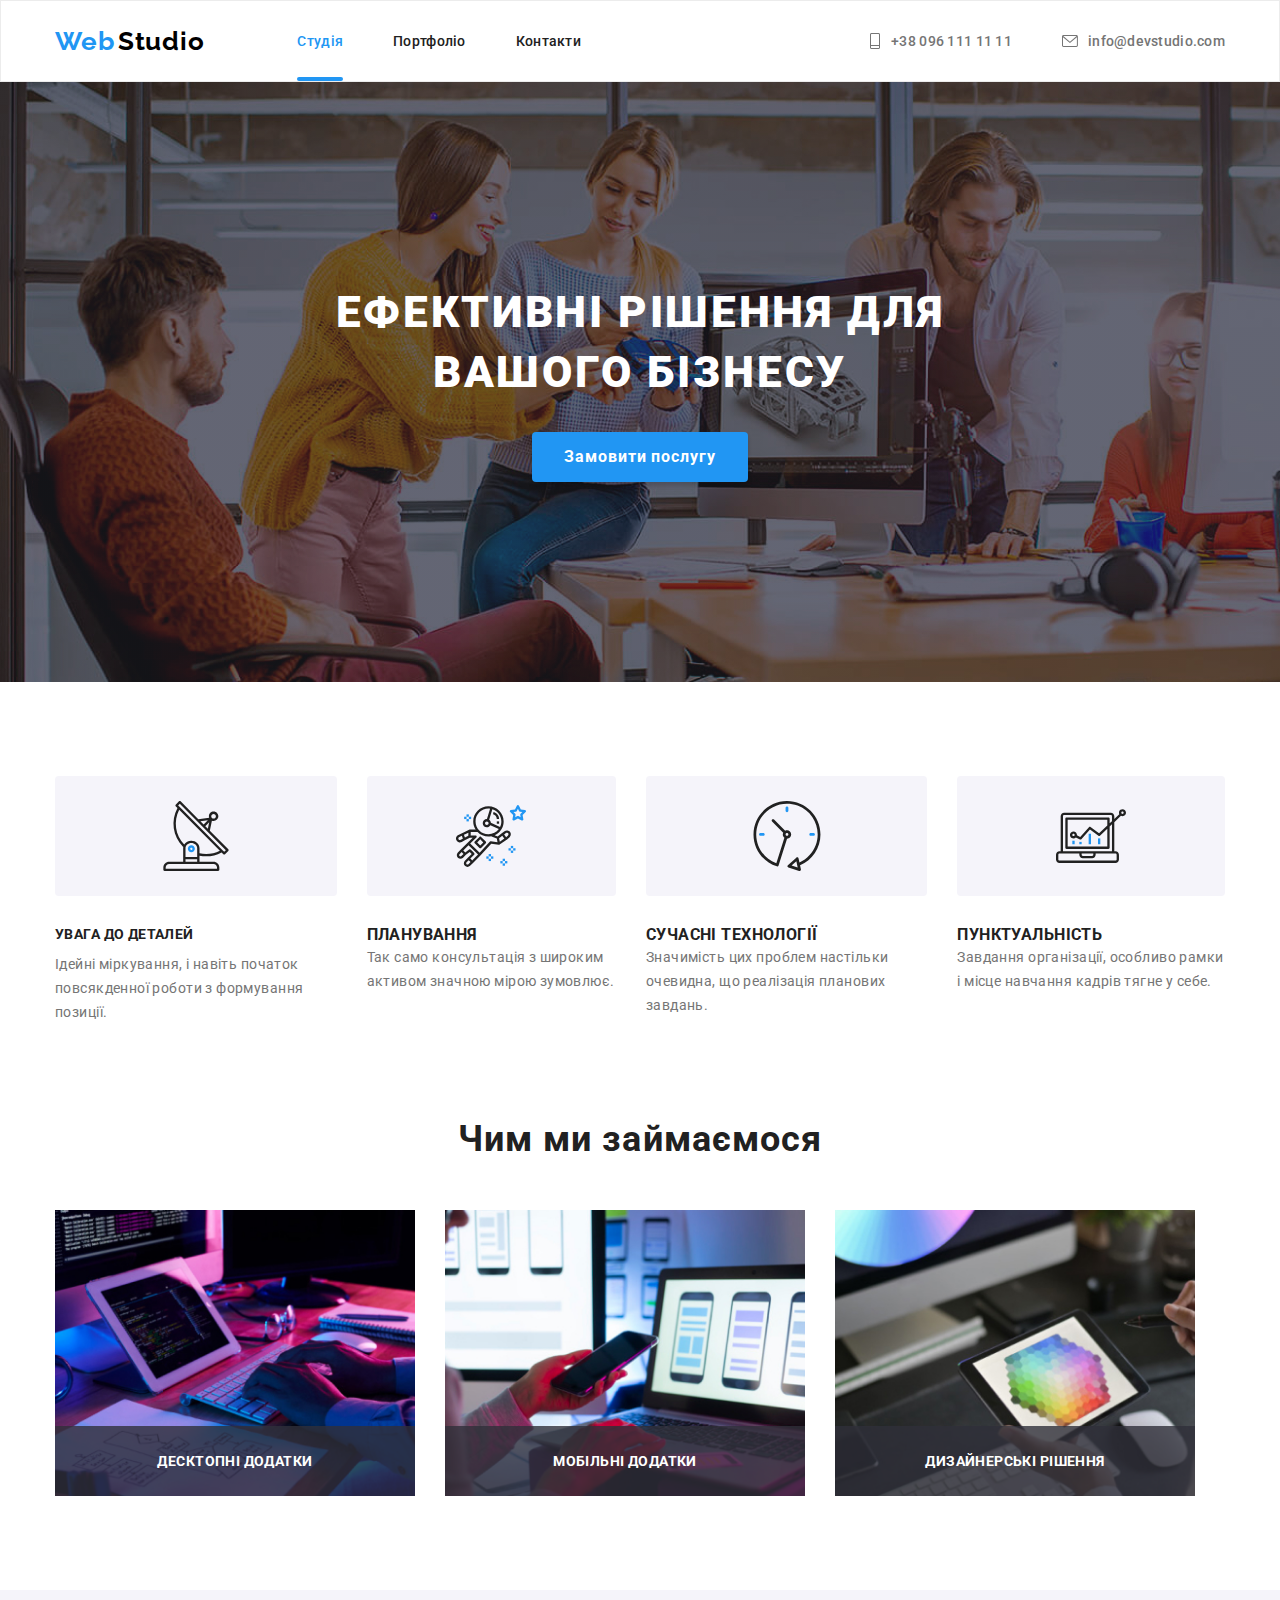
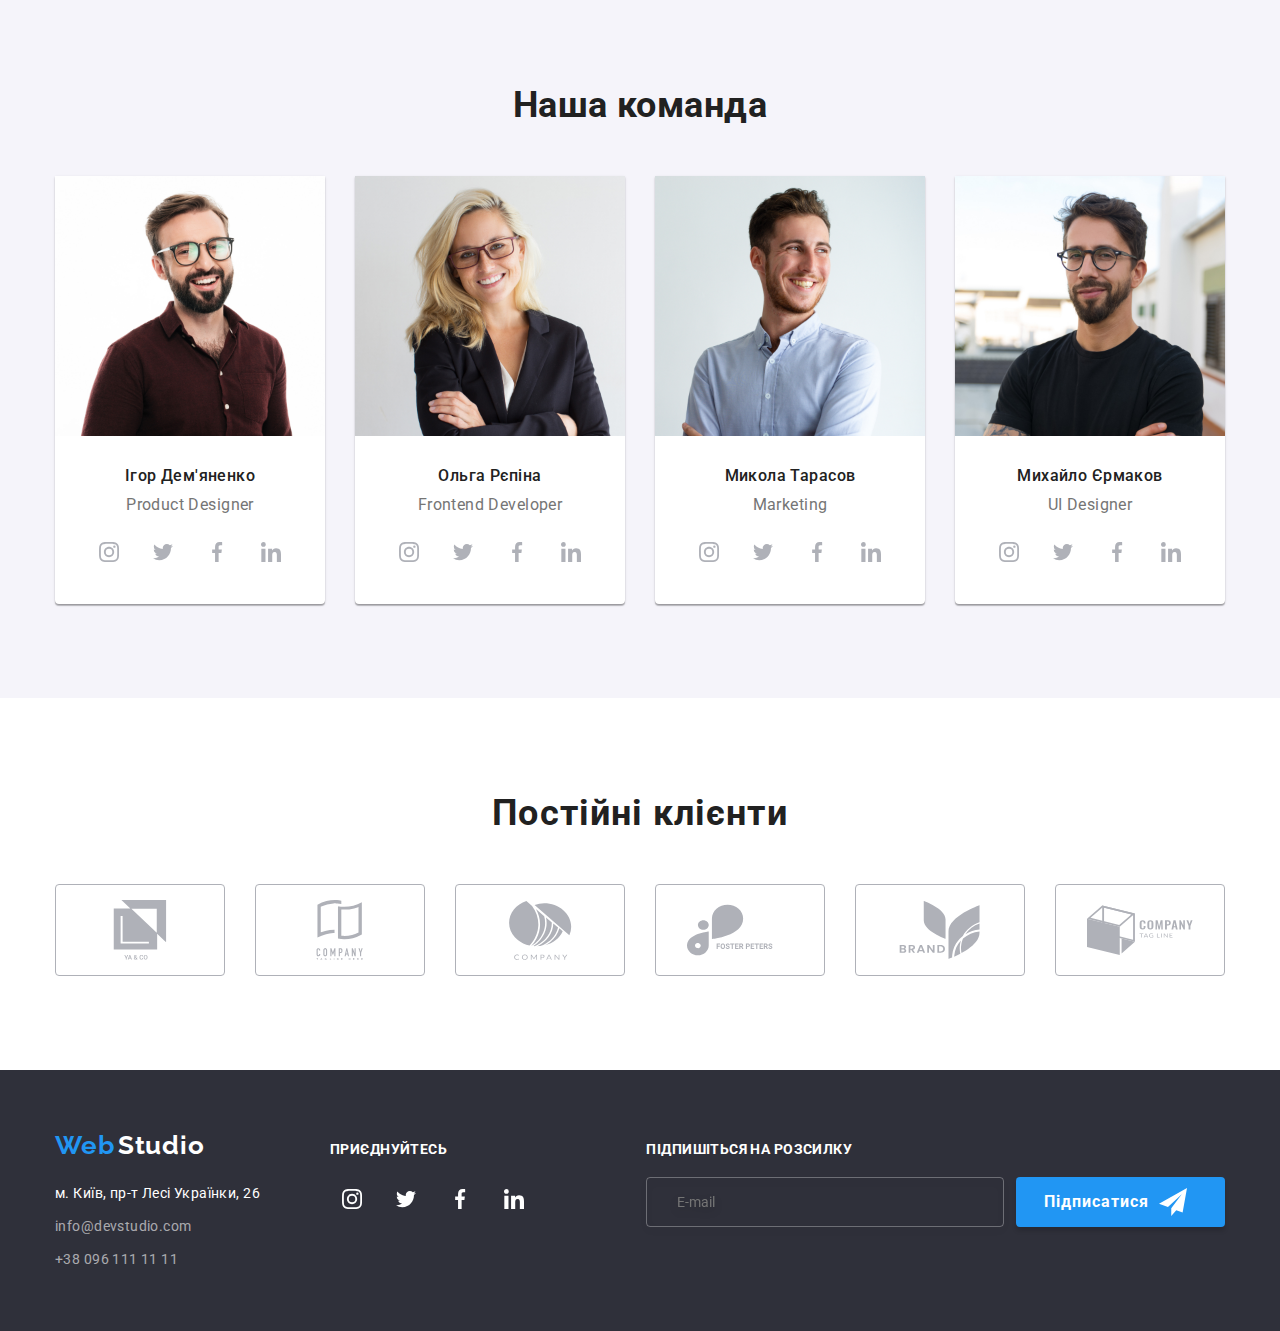
<file: index.html>
<!DOCTYPE html>
<html lang="en">

<head>
  <meta charset="UTF-8" />
  <meta http-equiv="X-UA-Compatible" content="IE=edge" />
  <meta name="viewport" content="width=device-width, initial-scale=1.0" />
  <title>WebStudio</title>
  <link rel="stylesheet" href="https://cdn.jsdelivr.net/npm/modern-normalize@1.1.0/modern-normalize.min.css" />
  <link rel="preconnect" href="https://fonts.googleapis.com" />
  <link rel="preconnect" href="https://fonts.gstatic.com" crossorigin />
  <link
    href="https://fonts.googleapis.com/css2?family=Montserrat:wght@400;700&family=Raleway:wght@700&family=Roboto:wght@400;500;700;900&display=swap"
    rel="stylesheet" />
  <link rel="stylesheet" href="./css/style.css" />
</head>

<body>
  <header>
    <div class="conteiner header-conteiner">
      <nav class="main-nav">
        <a href="/" class="logo link">
          <span class="header-first-part">Web</span>
          <span class="header-last-part">Studio</span>
        </a>
        <ul class="list header-nav">
          <li class="header-nav-item">
            <a href="" class="header-nav-studios link">Студія</a>
          </li>
          <li class="header-nav-item">
            <a href="portfolio.html" class="header-nav-portfolios link">Портфоліо</a>
          </li>
          <li class="header-nav-item"><a href="" class="header-nav-contact link">Контакти</a></li>
        </ul>
      </nav>
      <ul class="list after-nav">
        <li class="header-tel-link link">
          <a class="address-tel" href="tel:+380961111111">
            <svg class="etel">
              <use href="./symbol-defs.svg#icon-Vector"></use>
            </svg>
            +38 096 111 11 11</a>
        </li>
        <li class="header-mail-link link">
          <a class="address-mails" href="mailto:info@devstudio.com">
            <svg class="email">
              <use href="./symbol-defs.svg#icon-envelope"></use>
            </svg>
            info@devstudio.com</a>
        </li>
      </ul>
    </div>
  </header>
  <main>
    <section class="hero">
      <div class="conteiner">
        <h1 class="hero-title">Ефективні рішення для вашого бізнесу</h1>
        <button type="button" data-modal-open class="hero-button">Замовити послугу</button>
      </div>
    </section>
    <section class="abouts">
      <div class="conteiner">
        <h2 class="visually-hidden">Наші переваги</h2>
        <ul class="list about">
          <li class="item">
            <h3 class="about__title list">УВАГА ДО ДЕТАЛЕЙ</h3>
            <p class="about-title-after">
              Ідейні міркування, і навіть початок повсякденної роботи з формування позиції.
            </p>
          </li>
          <li class="item">
            <h3 class="about-title list">ПЛАНУВАННЯ</h3>
            <p class="about-title-after">
              Так само консультація з широким активом значною мірою зумовлює.
            </p>
          </li>
          <li class="item">
            <h3 class="about-title list">СУЧАСНІ ТЕХНОЛОГІЇ</h3>
            <p class="about-title-after">
              Значимість цих проблем настільки очевидна, що реалізація планових завдань.
            </p>
          </li>
          <li class="item">
            <h3 class="about-title list">ПУНКТУАЛЬНІСТЬ</h3>
            <p class="about-title-after">
              Завдання організації, особливо рамки і місце навчання кадрів тягне у себе.
            </p>
          </li>
        </ul>
      </div>
    </section>
    <section class="work">
      <div class="conteiner">
        <h2 class="work-title">Чим ми займаємося</h2>
        <ul class="work list">
          <div class="foto-info">
            <li class="work-item">
              <img src="./img/img1.jpg" alt="galllery1" width="370" height="auto" />
              <p class="overlay-text">Десктопні додатки</p>
            </li>
          </div>
          <div class="foto-info">
            <li class="work-item">
              <img src="./img/img2.jpg" alt="galllery2" width="370" height="auto" />
              <p class="overlay-text">Мобільні додатки</p>
            </li>
          </div>
          <div class="foto-info">
            <li class=work-item>
              <img src="./img/img3.jpg" alt="galllery3" width="370" height="auto" />
              <p class="overlay-text">Дизайнерські рішення</p>
            </li>
          </div>
        </ul>
      </div>
    </section>
    <section class="our-team">
      <h2 class="komand-title">Наша команда</h2>
      <div class="conteiner">
        <ul class="list our-team-conteiner">
          <li class="li-style">
            <img src="./img/img4.jpg" alt="Ігор Дем'яненко" width="270" height="260" />
            <div class="our-conteiner">
              <h3 class="komand-title-after">Ігор Дем'яненко</h3>
              <p class="komand-after">Product Designer</p>
              <ul class="our-icon list">
                <li>
                  <a href="" class="komand-icon">
                    <svg class="social-icon" width="20" heigth="20">
                      <use href="./symbol-defs.svg#icon-instagram-2"></use>
                    </svg>
                  </a>
                </li>
                <li>
                  <a href="" class="komand-icon">
                    <svg class="social-icon" width="20" heigth="20">
                      <use href="./symbol-defs.svg#icon-twitter-1"></use>
                    </svg>
                  </a>
                </li>
                <li>
                  <a href="" class="komand-icon">
                    <svg class="social-icon" width="20" heigth="20">
                      <use href="./symbol-defs.svg#icon-facebook-1"></use>
                    </svg>
                  </a>
                </li>
                <li>
                  <a href="" class="komand-icon">
                    <svg class="social-icon" width="20" heigth="20">
                      <use href="./symbol-defs.svg#icon-linkedin-1"></use>
                    </svg>
                  </a>
                </li>
              </ul>
            </div>
          </li>

          <li class="li-style">
            <img src="./img/img 5.jpg" alt="Ольга Рєпіна" width="270" height="260" />
            <div class="our-conteiner">
              <h3 class="komand-title-after">Ольга Рєпіна</h3>
              <p class="komand-after">Frontend Developer</p>
              <ul class="our-icon list">
                <li>
                  <a href="" class="komand-icon">
                    <svg class="social-icon">
                      <use href="./symbol-defs.svg#icon-instagram-2"></use>
                    </svg>
                  </a>
                </li>
                <li>
                  <a href="" class="komand-icon">
                    <svg class="social-icon">
                      <use href="./symbol-defs.svg#icon-twitter-1"></use>
                    </svg>
                  </a>
                </li>
                <li>
                  <a href="" class="komand-icon">
                    <svg class="social-icon">
                      <use href="./symbol-defs.svg#icon-facebook-1"></use>
                    </svg>
                  </a>
                </li>
                <li>
                  <a href="" class="komand-icon">
                    <svg class="social-icon">
                      <use href="./symbol-defs.svg#icon-linkedin-1"></use>
                    </svg>
                  </a>
                </li>
              </ul>
            </div>
          </li>
          <li class="li-style">
            <img src="./img/img 6.jpg" alt="Микола Тарасов" width="270" height="260" />
            <div class="our-conteiner">
              <h3 class="komand-title-after">Микола Тарасов</h3>
              <p class="komand-after">Marketing</p>
              <ul class="our-icon list">
                <li>
                  <a href="" class="komand-icon">
                    <svg class="social-icon">
                      <use href="./symbol-defs.svg#icon-instagram-2"></use>
                    </svg>
                  </a>
                </li>
                <li>
                  <a href="" class="komand-icon">
                    <svg class="social-icon">
                      <use href="./symbol-defs.svg#icon-twitter-1"></use>
                    </svg>
                  </a>
                </li>
                <li>
                  <a href="" class="komand-icon">
                    <svg class="social-icon">
                      <use href="./symbol-defs.svg#icon-facebook-1"></use>
                    </svg>
                  </a>
                </li>
                <li>
                  <a href="" class="komand-icon">
                    <svg class="social-icon">
                      <use href="./symbol-defs.svg#icon-linkedin-1"></use>
                    </svg>
                  </a>
                </li>
              </ul>
            </div>
          </li>
          <li class="li-style">
            <img src="./img/img7.jpg" alt="Михайло Єрмаков" width="270" height="260" />
            <div class="our-conteiner">
              <h3 class="komand-title-after">Михайло Єрмаков</h3>
              <p class="komand-after">UI Designer</p>
              <ul class="our-icon list">
                <li>
                  <a href="" class="komand-icon">
                    <svg class="social-icon">
                      <use href="./symbol-defs.svg#icon-instagram-2"></use>
                    </svg>
                  </a>
                </li>
                <li>
                  <a href="" class="komand-icon">
                    <svg class="social-icon">
                      <use href="./symbol-defs.svg#icon-twitter-1"></use>
                    </svg>
                  </a>
                </li>
                <li>
                  <a href="" class="komand-icon">
                    <svg class="social-icon">
                      <use href="./symbol-defs.svg#icon-facebook-1"></use>
                    </svg>
                  </a>
                </li>
                <li>
                  <a href="" class="komand-icon">
                    <svg class="social-icon">
                      <use href="./symbol-defs.svg#icon-linkedin-1"></use>
                    </svg>
                  </a>
                </li>
              </ul>
            </div>
          </li>
        </ul>
      </div>
    </section>
    <section class="section">
      <div class="clients conteiner">
        <h2 class="our-client">Постійні клієнти</h2>
        <ul class="cli-list list">
          <li>
            <a href="" class="cli-link">
              <svg class="cli" width="106" height="60">
                <use href="./symbol-defs.svg#icon-group"></use>
              </svg>
            </a>
          </li>
          <li>
            <a href="" class="cli-link">
              <svg class="cli" width="106" height="60">
                <use href="./symbol-defs.svg#icon-group-1"></use>
              </svg>
            </a>
          </li>
          <li>
            <a href="" class="cli-link">
              <svg class="cli" width="106" height="60">
                <use href="./symbol-defs.svg#icon-group-2"></use>
              </svg>
            </a>
          </li>
          <li>
            <a href="" class="cli-link">
              <svg class="cli " width="106" height="60">
                <use href="./symbol-defs.svg#icon-group-3"></use>
              </svg>
            </a>
          </li>
          <li>
            <a href="" class="cli-link">
              <svg class="cli" width="106" height="60">
                <use href="./symbol-defs.svg#icon-group-4"></use>
              </svg>
            </a>
          </li>
          <li>
            <a href="" class="cli-link">
              <svg class="cli" width="106" height="60">
                <use href="./symbol-defs.svg#icon-group-5"></use>
              </svg>
            </a>
          </li>
        </ul>
      </div>
    </section>
  </main>
  <footer class="footer">
    <div class="conteiner">
      <div>
        <a href="./index.html" class="logo link">
          <span class="header-first-part">Web</span>
          <span class="header-last-parts">Studio</span>
        </a>
        <address>
          <ul class="link list">
            <li class="address-item">
              <a class="address" href="https://goo.gl/maps/7ASM1sJS5dJ5GdoQ7" target="_blank"
                rel="noreferrer noopener">м.
                Київ, пр-т Лесі Українки, 26</a>
            </li>
            <li class="address-item">
              <a class="address-mail link" href="mailto:info@devstudio.com">info@devstudio.com</a>
            </li>
            <li class="address-item">
              <a class="address-mail link" href="tel:+380961111111">+38 096 111 11 11</a>
            </li>
          </ul>
        </address>
      </div>
      <div class="contact">
        <p class="footer-text">приєднуйтесь</p>
        <ul class="foter-our-icon list">
          <li>
            <a href="" class="footer-icon">
              <svg class="instag" width="20" heigth="20">
                <use href="./symbol-defs.svg#icon-instagram-2"></use>
              </svg>
            </a>
          </li>
          <li>
            <a href="" class="footer-icon">
              <svg class="twitter1" width="20" heigth="20">
                <use href="./symbol-defs.svg#icon-twitter-1"></use>
              </svg>
            </a>
          </li>
          <li>
            <a href="" class="footer-icon">
              <svg class="faceb" width="20" heigth="20">
                <use href="./symbol-defs.svg#icon-facebook-1"></use>
              </svg>
            </a>
          </li>
          <li>
            <a href="" class="footer-icon">
              <svg class="linked" width="20" heigth="20">
                <use href="./symbol-defs.svg#icon-linkedin-1"></use>
              </svg>
            </a>
          </li>
        </ul>
      </div>
      <div class="social-email">
        <p class="text-social">Підпишіться на розсилку</p>
        <form class="form-social">
          <input class="enter" type="text" name="email" placeholder="E-mail">
          <button class="button-email">Підписатися
            <svg class="button-fly" width="28" height="28">
              <use href="./symbol-defs.svg#icon-icon-send"></use>
            </svg>
          </button>
        </form>
      </div>
    </div>
  </footer>
  <div class="backgrop is-hidden" data-modal>
    <div class="modal">
      <button class="close-btn" type="button" data-modal-close>
        <svg class="close-btn-icon" width="18px" height="18px">
          <use href="./symbol-defs.svg#icon-close"></use>
        </svg>
      </button>
      <p class="modal-text">Залиште свої дані, ми вам передзвонимо</p>
      <form class="modal-social" action="">
        <div class="form-field">

          <label class="form-label" for="name">Ім'я
            <input class="form-fields" type="text" name="name" id="name">
            <svg class="user-name" width="18" height="18">
              <use href="./symbol-defs.svg#user-icon"></use>
            </svg>
          </label>
          <label class="form-tel">Tелефон
            <input type="text" name="tel" id="tel">
            <svg class="user-name" width="18" height="18">
              <use href="symbol-defs.svg#icon-tel"></use>
            </svg>
          </label>


          <label class="form-mail">Пошта
            <input type="text" name="mail" id="mail">
            <svg class="user-name" width="18" height="18">
              <use href="symbol-defs.svg#icon-mail"></use>
            </svg>
          </label>


          <label class="form-coment">Коментар
            <textarea name="coment" id="coment" cols="30" rows="10" placeholder="Введіть текст"></textarea>
          </label>

        </div>

        <label class="check option">Погоджуюся з розсилкою та приймаю
          <a href="" class="label-text"> Умови
            договору
          </a>
          <input class="check-input" type="checkbox">
          <span class="check-box"></span>
        </label>

        <button class="button-submit" type="submit">Відправити</button>
      </form>
    </div>
  </div>
  <script src="./js/modal.js"></script>
</body>

</html>
</file>
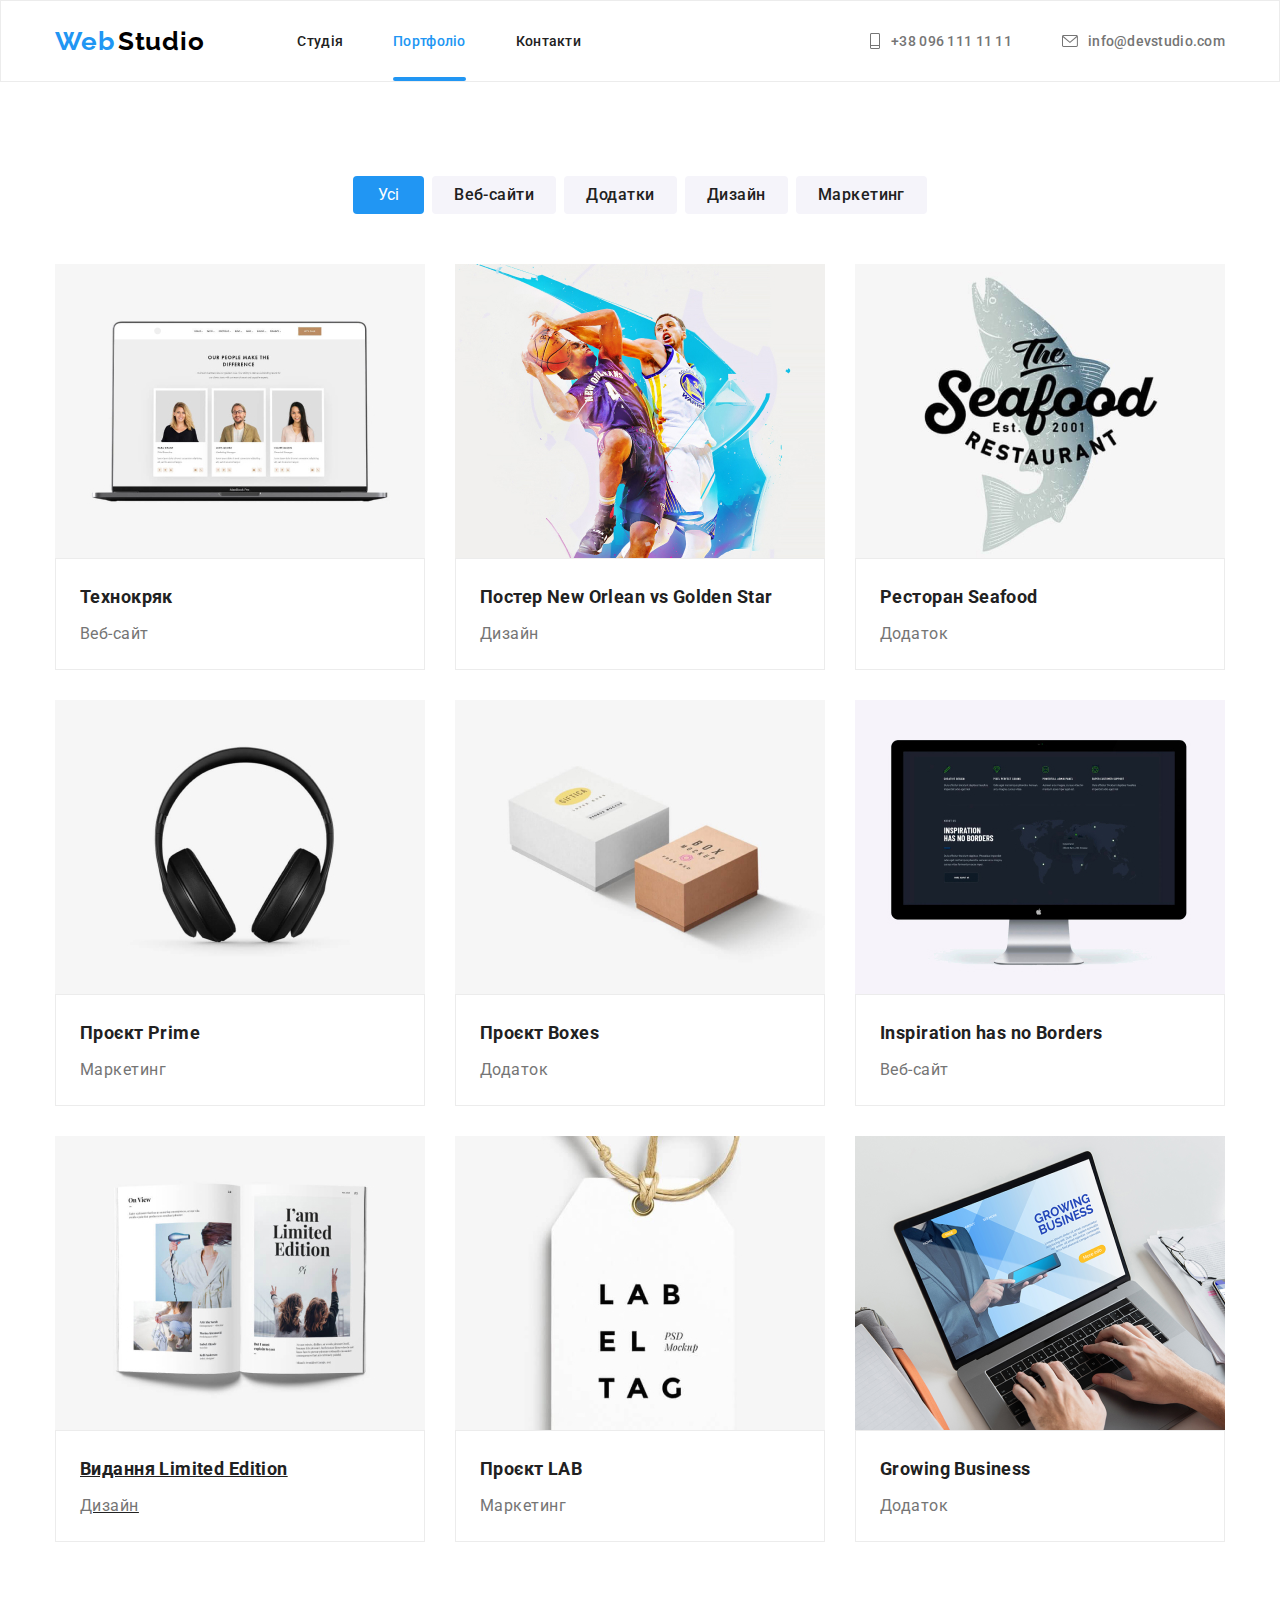
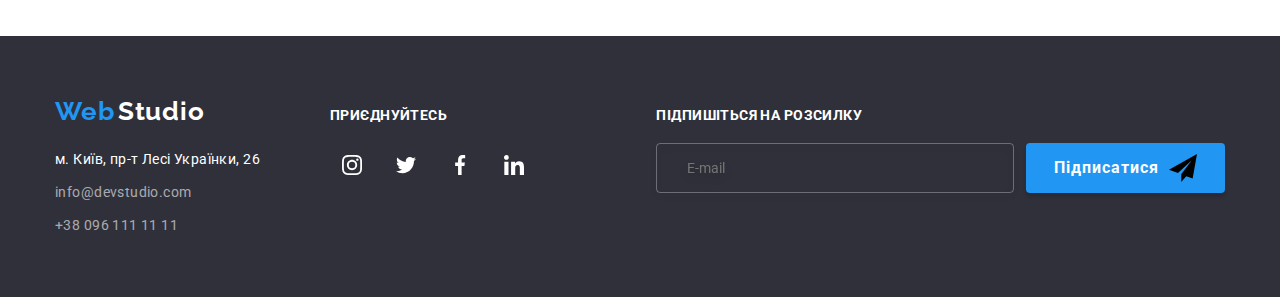
<file: portfolio.html>
<!DOCTYPE html>
<html lang="en">

<head>
    <meta charset="UTF-8">
    <meta http-equiv="X-UA-Compatible" content="IE=edge">
    <meta name="viewport" content="width=device-width, initial-scale=1.0">
    <title>webstudio</title>
    <link rel="stylesheet" href="https://cdn.jsdelivr.net/npm/modern-normalize@1.1.0/modern-normalize.min.css" />
    <link rel="preconnect" href="https://fonts.googleapis.com">
    <link rel="preconnect" href="https://fonts.gstatic.com" crossorigin>
    <link
        href="https://fonts.googleapis.com/css2?family=Montserrat:wght@400;700&family=Raleway:wght@700&family=Roboto:wght@400;500;700;900&display=swap"
        rel="stylesheet">
    <link rel="stylesheet" href="./css/style.css">
</head>

<body>
    <header>
        <div class="conteiner header-conteiner">
            <nav class="main-nav">
                <a href="/" class="logo link">
                    <span class="header-first-part">Web</span>
                    <span class="header-last-part">Studio</span>
                </a>
                <ul class="list header-nav">
                    <li class="header-nav-item"><a href="index.html" class="header-nav-studio link">Студія</a></li>
                    <li class="header-nav-item"><a href="" class="header-nav-portfolio link">Портфоліо</a></li>
                    <li class="header-nav-item"><a href="" class="header-nav-contact link">Контакти</a></li>
                </ul>
            </nav>
            <ul class="list after-nav">
                <li class="header-tel-link link">
                    <a class="address-tel" href="tel:+380961111111">
                        <svg class="etel">
                            <use href="./symbol-defs.svg#icon-Vector"></use>
                        </svg>
                        +38 096 111 11 11</a>
                </li>
                <li class="header-mail-link link">
                    <a class="address-mails" href="mailto:info@devstudio.com">
                        <svg class="email">
                            <use href="./symbol-defs.svg#icon-envelope"></use>
                        </svg>
                        info@devstudio.com</a>
                </li>
        </div>
    </header>
    <main>
        <section>
            <div class="conteiner">
                <h1 class="visually-hidden">texsection</h1>
                <ul class="about-conteiner list">
                    <li class="list"><button type="button" class="main-about-all ">Усі</button></li>
                    <li class="list"><button type="button" class="main-about-line ">Веб-сайти</button></li>
                    <li class="list"><button type="button" class="main-about-line">Додатки</button></li>
                    <li class="list"><button type="button" class="main-about-line">Дизайн</button></li>
                    <li class="list"><button type="button" class="main-about-line">Маркетинг</button></li>
                </ul>
                <ul class="list list-conteiner">
                    <li class="progect-item">
                        <a class="progect-link link" href="">
                            <div class="progect-thumb">
                                <img src="./img/img8.jpg" alt="galery1" width="370">

                                <div class="overlay">
                                    <p class="overlay-texts">Ресурс пропонує комплексні пропозиції з різним рівнем
                                        функціоналу та сервісів. Все це дозволить відвідувачу отримати
                                        вичерпні відомості про компанію чи приватну особу.</p>
                                </div>
                            </div>
                            <div class="item-text">
                                <h2 class="list-one">Технокряк</h2>
                                <p class="list-two">Веб-сайт</p>
                            </div>
                        </a>
                    </li>
                    <li class="progect-item">
                        <a class="progect-link link" href="">
                            <img src="./img/img 9.jpg" alt="galery2" width="370">
                            <div class="item-text">
                                <h2 class="list-one">Постер New Orlean vs Golden Star</h2>
                                <p class="list-two">Дизайн</p>
                            </div>
                        </a>
                    </li>
                    <li class="progect-item">
                        <a class="progect-link link" href="">
                            <img src="./img/img10.jpg" alt="galery3" width="370">
                            <div class="item-text">
                                <h2 class="list-one">Ресторан Seafood</h2>
                                <p class="list-two">Додаток</p>
                            </div>
                        </a>
                    </li>
                    <li class="progect-item">
                        <a class="progect-link link" href="">
                            <img src="./img/img11.jpg" alt="galery4" width="370" width="370">
                            <div class="item-text">
                                <h2 class="list-one">Проєкт Prime</h2>
                                <p class="list-two">Маркетинг</p>
                            </div>
                        </a>
                    </li>
                    <li class="progect-item">
                        <a class="progect-link link" href="">
                            <img src="./img/img12.jpg" alt="galery5" width="370">
                            <div class="item-text">
                                <h2 class="list-one">Проєкт Boxes</h2>
                                <p class="list-two">Додаток</p>
                            </div>
                        </a>
                    </li>
                    <li class="progect-item">
                        <a class="progect-link link" href="">
                            <img src="./img/img13.jpg" alt="galery6" width="370">
                            <div class="item-text">
                                <h2 class="list-one">Inspiration has no Borders</h2>
                                <p class="list-two">Веб-сайт</p>
                            </div>
                        </a>
                    </li>
                    <li class="progect-item">
                        <a class="progect-link" href="">
                            <img src="./img/img14.jpg" alt="galery7" width="370">
                            <div class="item-text">
                                <h2 class="list-one">Видання Limited Edition</h2>
                                <p class="list-two">Дизайн</p>
                            </div>
                        </a>
                    </li>
                    <li class="progect-item">
                        <a class="progect-link link" href="">
                            <img src="./img/img15.jpg" alt="galery8 width=" 370"">
                            <div class="item-text">
                                <h2 class="list-one">Проєкт LAB</h2>
                                <p class="list-two">Маркетинг</p>
                            </div>
                        </a>
                    </li>
                    <li class="progect-item">
                        <a class="progect-link link" href="">
                            <img src="./img/img16.png" alt="galery9" width="370">
                            <div class="item-text">
                                <h2 class="list-one">Growing Business</h2>
                                <p class="list-two">Додаток</p>
                            </div>
                        </a>
                    </li>
                </ul>
            </div>
        </section>
    </main>
    <footer class="footer">
        <div class="conteiner">
            <div>
                <a href="./index.html" class="logo link">
                    <span class="header-first-part">Web</span>
                    <span class="header-last-parts">Studio</span>
                </a>
                <address>
                    <ul class="link list">
                        <li class="address-item link"><a class="address" href="https://goo.gl/maps/7ASM1sJS5dJ5GdoQ7"
                                target="_blank" rel="noreferrer noopener">м.
                                Київ, пр-т Лесі Українки, 26</a></li>
                        <li class="address-item "><a class="address-mail link"
                                href="mailto:info@devstudio.com">info@devstudio.com</a></li>
                        <li class="address-item"><a class="address-mail link " href="tel:+380961111111">+38 096 111 11
                                11</a>
                        </li>
                    </ul>
                </address>
            </div>
            <div class="contact">
                <p class="footer-text">приєднуйтесь</p>
                <ul class="foter-our-icon list">
                    <li>
                        <a href="" class="footer-icon">
                            <svg class="instag" width="20" heigth="20">
                                <use href="./symbol-defs.svg#icon-instagram-2"></use>
                            </svg>
                        </a>
                    </li>
                    <li>
                        <a href="" class="footer-icon">
                            <svg class="twitter1" width="20" heigth="20">
                                <use href="./symbol-defs.svg#icon-twitter-1"></use>
                            </svg>
                        </a>
                    </li>
                    <li>
                        <a href="" class="footer-icon">
                            <svg class="faceb" width="20" heigth="20">
                                <use href="./symbol-defs.svg#icon-facebook-1"></use>
                            </svg>
                        </a>
                    </li>
                    <li>
                        <a href="" class="footer-icon">
                            <svg class="linked" width="20" heigth="20">
                                <use href="./symbol-defs.svg#icon-linkedin-1"></use>
                            </svg>
                        </a>
                    </li>
                </ul>
            </div>
            <div class="social-email">
                <p class="text-social">Підпишіться на розсилку</p>
                <form class="form-social">
                    <input class="enter" type="text" name="email" placeholder="E-mail">
                    <button class="button-email">Підписатися
                        <svg class="" width="28" height="28">
                            <use href="./symbol-defs.svg#icon-icon-send"></use>
                        </svg>
                    </button>
                </form>
            </div>
        </div>
    </footer>
</body>

</html>
</body>

</html>
</file>
<file: css/style.css>
/*general stales*/
:root {
  --main-text-color: #212121;
  --secondary-text-color: #ffffff;
  --main-fond: 'Roboto', sans-serif;
  --accent-color: #2196f3;
  --background-color: #ffffff;
  --background-color: #2f303a;
}
body {
  font-family: var(--main-fond);
  background-color: var(--secondary-text-color);
  font-size: 14px;
  letter-spacing: 0.03em;
  color: var(--main-text-color);
}
html {
  box-sizing: border-box;
}

*,
*::before,
*::after {
  box-sizing: inherit;
}
h1,
h2,
h3,
h4,
h5,
h6,
p {
  margin: 0;
}
img {
  display: block;
  max-width: 100%;
  height: auto;
}
address {
  font-style: normal;
}
button {
  display: block;
  cursor: pointer;
  border: none;
  border-radius: 4px;
}
section {
  padding-top: 94px;
  padding-bottom: 94px;
}
.conteiner {
  width: 1200px;
  margin: 0 auto;
  padding: 0 15px;
}
.list {
  list-style: none;
  padding-left: 0;
  margin: 0;
}
.link {
  text-decoration: none;
}
/*header*/

.main-nav {
  display: flex;
  align-items: center;
}
.after-nav {
  display: flex;
  gap: 50px;
  margin-left: auto;
  align-items: center;
}
.header-nav {
  display: flex;
  align-items: center;
  margin-left: 93px;
}

.header-nav-item:not(:last-child) {
  margin-right: 50px;
}

.header-first-part {
  color: #2196f3;
  font-family: 'Raleway';
  font-style: normal;
  font-weight: 700;
  font-size: 26px;
  line-height: calc(31 / 26);
  letter-spacing: 0.03em;
}
.header-last-part {
  font-family: 'Raleway';
  font-style: normal;
  font-weight: 700;
  font-size: 26px;
  line-height: 31px;
  letter-spacing: 0.03em;
  color: #000000;
}

.header-nav-studios,
.header-mail-link {
  position: relative;
  font-weight: 500;
  font-size: 14px;
  line-height: calc(16 / 14);
  letter-spacing: 0.02em;
  color: #2196f3;
  padding: 32px 0;
}

.header-nav-studios:hover {
  color: #2196f3;
}
.header-nav-studios::after {
  content: '';
  display: block;
  position: absolute;
  bottom: 0;
  width: 100%;
  height: 4px;
  background: #2196f3;
  border-radius: 2px;

  transition-property: color;
  transition-duration: 250ms;
  transition-timing-function: cubic-bezier(0.4, 0, 0.2, 1);
}

.header-nav-portfolios {
  font-weight: 500;
  font-size: 14px;
  line-height: calc(16 / 14);
  letter-spacing: 0.02em;
  color: #212121;
}
.header-nav-portfolios,
.header-nav-contact {
  font-weight: 500;
  font-size: 14px;
  line-height: calc(16 / 14);
  letter-spacing: 0.02em;
  color: #212121;
  transition-property: color;
  transition-duration: 250ms;
  transition-timing-function: cubic-bezier(0.4, 0, 0.2, 1);
}
.header-nav-portfolios:hover,
.header-nav-contact:hover {
  color: #2196f3;
}
.address-tel {
  font-weight: 500;
  font-size: 14px;
  line-height: calc(16 / 14);
  letter-spacing: 0.02em;
  text-decoration: none;
  color: #757575;
  display: flex;
  align-items: center;
  transition-property: color;
  transition-duration: 250ms;
  transition-timing-function: cubic-bezier(0.4, 0, 0.2, 1);
}

.address-tel:hover {
  color: #2196f3;
  transition-property: color;
  transition-duration: 250ms;
  transition-timing-function: cubic-bezier(0.4, 0, 0.2, 1);
}
.address-mails {
  text-decoration: none;
  font-family: 'Roboto';
  font-weight: 500;
  font-size: 14px;
  line-height: 16px;
  letter-spacing: 0.02em;
  color: #2196f3;
  display: flex;
  align-items: center;
  transition-property: color;
  transition-duration: 250ms;
  transition-timing-function: cubic-bezier(0.4, 0, 0.2, 1);
}

.address-mails:hover {
  color: #2196f3;
  transition-property: color;
  transition-duration: 250ms;
  transition-timing-function: cubic-bezier(0.4, 0, 0.2, 1);
}
.etel {
  width: 12px;
  height: 16px;
  align-items: center;
  fill: currentColor;
  margin-right: 10px;
}
.email {
  width: 16px;
  height: 12px;
  margin-right: 10px;
  align-items: center;
  fill: currentColor;
}
/*hero*/
.hero {
  background-color: #2f303a;
  padding: 200px 0;
  background-image: linear-gradient(rgba(47, 48, 58, 0.4), rgba(47, 48, 58, 0.4)),
    url(../img/Img17.jpg);
  background-repeat: no-repeat;
  background-size: cover;
  max-width: 1600px;
  height: 600px;
  margin: 0 auto;
}

.hero-title {
  font-family: 'Roboto';
  font-style: normal;
  font-weight: 900;
  font-size: 44px;
  line-height: calc(60 / 44);
  text-align: center;
  letter-spacing: 0.06em;
  text-transform: uppercase;
  color: #ffffff;
  width: 696px;
  margin: 0 auto;
}
.hero-button {
  font-family: 'Roboto';
  font-style: normal;
  background: #2196f3;
  box-shadow: 0px 4px 4px rgba(0, 0, 0, 0.15);
  font-weight: 700;
  font-size: 16px;
  line-height: calc(30 / 16);
  color: #ffffff;
  cursor: pointer;
  letter-spacing: 0.06em;
  margin: 0 auto;
  margin-top: 30px;
  padding: 10px 32px;
}
/*about*/
.visually-hidden {
  position: absolute;
  width: 1px;
  height: 1px;
  margin: -1px;
  border: 0;
  padding: 0;
  white-space: nowrap;
  clip-path: inset(100%);
  clip: rect(0 0 0 0);
  overflow: hidden;
}
.about {
  display: flex;
  gap: 30px;
}
.item::before {
  display: block;
  content: '';
  height: 120px;
  background-repeat: no-repeat;
  background-position: center;
  background-color: #f5f4fa;
  border-radius: 4px;
  margin-bottom: 30px;
}
.item:nth-child(1)::before {
  background-image: url(../icon/antenna.svg);
}
.item:nth-child(2)::before {
  background-image: url(../icon/astronaut.svg);
}
.item:nth-child(3)::before {
  background-image: url(../icon/clock.svg);
}
.item:nth-child(4)::before {
  background-image: url(../icon/diagram.svg);
}
.about__title list {
  margin-bottom: 10px;
}

.about__title {
  font-weight: 700;
  font-size: 14px;
  line-height: calc(16 / 14);
  color: #212121;
  margin-bottom: 10px;
}
.about-title-after {
  font-weight: 400;
  font-size: 14px;
  line-height: calc(24 / 14);
  color: #757575;
}
/*work n*/
.work {
  padding-top: 0;
}
.work .list {
  display: flex;
}

.overlay-text {
  font-weight: 700;
  line-height: calc(16 / 14);
  text-transform: uppercase;
  color: #ffffff;
  position: absolute;
  bottom: 0;
  background: rgba(47, 48, 58, 0.8);
  width: 360px;
  height: 70px;
  display: flex;
  align-items: center;
  justify-content: center;
}
.work-title {
  font-family: 'Roboto';
  font-style: normal;
  font-weight: 700;
  font-size: 36px;
  line-height: 42px;
  text-align: center;
  letter-spacing: 0.03em;
  color: #212121;
  margin-bottom: 50px;
}
.work-item {
  margin-right: 30px;
  position: relative;
}
/*наша команда*/
.our-team {
  background-color: #f5f4fa;
}
.li-style {
  background: #ffffff;
  box-shadow: 0px 1px 3px rgba(0, 0, 0, 0.12), 0px 1px 1px rgba(0, 0, 0, 0.14),
    0px 2px 1px rgba(0, 0, 0, 0.2);
  border-radius: 0px 0px 4px 4px;
  background-image: url();
}

.komand-title {
  text-align: center;
  margin-bottom: 50px;
}
.komand-title {
  font-family: 'Roboto';
  font-style: normal;
  font-weight: 700;
  font-size: 36px;
  line-height: 42px;
  color: #212121;
}
.our-team-conteiner {
  display: flex;
  gap: 30px;
}
.our-conteiner {
  text-align: center;
  padding: 30px 0;
}
.komand-title-after {
  margin-bottom: 10px;
}
.komand-title-after {
  margin-right: auto;
  margin-left: auto;
  font-weight: 500;
  font-size: 16px;
  line-height: calc(19 / 16);
  color: #212121;
}
.komand-after {
  font-weight: 400;
  font-size: 16px;
  line-height: calc(19 / 16);
  color: #757575;
}
.our-icon {
  display: flex;
  align-items: center;
  justify-content: center;
  gap: 10px;
  margin-top: 16px;
}
.komand-icon {
  display: flex;
  align-items: center;
  justify-content: center;
  width: 44px;
  height: 44px;
  color: #afb1b8;
  border-radius: 50%;
}
.komand-icon:hover,
.komand-icon:focus {
  background-color: var(--accent-color);
  color: var(--secondary-text-color);
  transition-property: color, var(--background-color);
  transition-duration: 250ms;
  transition-timing-function: cubic-bezier(0.4, 0, 0.2, 1);
}

.social-icon {
  width: 20px;
  height: 20px;
  fill: currentColor;
}
.our-client {
  font-family: 'Roboto';
  font-style: normal;
  font-weight: 700;
  font-size: 36px;
  line-height: 42px;
  text-align: center;
  letter-spacing: 0.03em;
  color: #212121;
  margin-bottom: 50px;
}
.cli-link {
  display: flex;
  align-items: center;
  justify-content: center;
  width: 170px;
  height: 92px;
  border: 1px solid currentColor;
  border-radius: 4px;
  color: #afb1b8;
  transition-property: color;
  transition-duration: 250ms;
  transition-timing-function: cubic-bezier(0.4, 0, 0.2, 1);
}

.cli-link:hover,
.cli-link:focus {
  color: var(--accent-color);
}

.cli-list {
  display: flex;
  gap: 30px;
  fill: currentColor;
}
.cli {
  fill: currentColor;
}
/*footer*/
.footer {
  background: #2f303a;
  padding: 60px 0;
}
.footer .conteiner {
  display: flex;
  align-items: baseline;
}
.header-conteiner {
  display: flex;
  gap: 50px;
  align-items: center;
}
.link {
  text-decoration: none;
}

.logo link {
  padding-top: 60px;
  padding-bottom: 20px;
  color: #2196f3;
  font-family: 'Raleway';
  font-style: normal;
  font-weight: 700;
  font-size: 26px;
  line-height: calc(31 / 26);
  letter-spacing: 0.03em;
}
.header-last-parts {
  color: #ffffff;
}
address {
  margin-top: 20px;
}
.address {
  text-decoration: none;
  font-family: 'Roboto';
  font-style: normal;
  font-weight: 400;
  font-size: 14px;
  line-height: 24px;
  letter-spacing: 0.03em;
  color: #ffffff;
  transition-property: color;
  transition-duration: 250ms;
  transition-timing-function: cubic-bezier(0.4, 0, 0.2, 1);
}
.address-item:not(:last-child) {
  margin-bottom: 9px;
}
.address:hover {
  color: #2196f3;
}

.address-mail {
  font-family: 'Roboto';
  font-style: normal;
  font-weight: 400;
  font-size: 14px;
  line-height: 24px;
  letter-spacing: 0.03em;
  color: rgba(255, 255, 255, 0.6);
  transition-property: color;
  transition-duration: 250ms;
  transition-timing-function: cubic-bezier(0.4, 0, 0.2, 1);
}
.address-mail:hover {
  color: #2196f3;
}
.contact {
  margin-left: 70px;
}
.footer-text {
  font-weight: 700;
  line-height: 16px;
  text-transform: uppercase;
  color: #ffffff;
  margin-bottom: 20px;
}
.foter-our-icon {
  display: flex;
  align-items: center;
  justify-content: center;
  gap: 10px;
}

.footer-icon {
  display: flex;
  align-items: center;
  justify-content: center;
  width: 44px;
  height: 44px;
  color: #ffffff;
  border-radius: 50%;
  transition-property: color;
  transition-duration: 250ms;
  transition-timing-function: cubic-bezier(0.4, 0, 0.2, 1);
}
.instag,
.twitter1,
.faceb,
.linked {
  width: 20px;
  height: 20px;
  fill: currentColor;
  transition-property: color;
  transition-duration: 250ms;
  transition-timing-function: cubic-bezier(0.4, 0, 0.2, 1);
}
.footer-icon:hover,
.footer-icon:focus {
  background-color: var(--accent-color);
  transition-property: color, var(--background-color);
  transition-duration: 250ms;
  transition-timing-function: cubic-bezier(0.4, 0, 0.2, 1);
}
.social-email {
  margin-left: auto;
}
.form-social {
  display: flex;
  gap: 12px;
}
.text-social {
  font-weight: 700;
  font-size: 14px;
  line-height: 16px;
  letter-spacing: 0.03em;
  text-transform: uppercase;
  color: #ffffff;
  margin-bottom: 20px;
}
.enter {
  width: 358px;
  height: 50px;
  background-color: transparent;
  border-radius: 4px;
  padding-left: 30px;
  border: 1px solid rgba(255, 255, 255, 0.3);
  filter: drop-shadow(0px 4px 4px rgba(0, 0, 0, 0.15));
  transition-property: background-color, border;
  transition-duration: 250ms;
  transition-timing-function: cubic-bezier(0.4, 0, 0.2, 1);
}

.enter:hover,
.enter:focus {
  color: var(--main-text-color);
  border: 1px solid var(--accent-color);
  background-color: var(--secondary-text-color);
}
.button-email {
  position: relative;
  font-weight: 700;
  font-size: 16px;
  line-height: 30px;
  color: #ffffff;
  display: flex;
  text-align: center;
  align-items: center;
  letter-spacing: 0.06em;
  background: #2196f3;
  box-shadow: 0px 4px 4px rgba(0, 0, 0, 0.15);
  border-radius: 4px;
  padding-top: 10px;
  padding-left: 28px;
  padding-bottom: 10px;
  padding-right: 28px;
  gap: 10px;
}
.button-fly {
  fill: #fff;
  margin-right: 28px;
  margin-right: 10px;
}
.button-email:hover .button-email:focus {
  transition-property: color, box-shadow;
  transition-duration: 250ms;
  transition-timing-function: cubic-bezier(0.4, 0, 0.2, 1);
}

.button-email::after {
  content: '';
  display: block;
  position: absolute;
  bottom: 0;
  width: 28px;
  height: 28px;
  color: #ffffff;
}
/* modal window*/

.backgrop {
  position: fixed;
  top: 0;
  left: 0;

  width: 100%;
  height: 100%;

  background: rgba(0, 0, 0, 0.2);
  opacity: 1;
  visibility: visible;
  pointer-events: initial;
  transition: opacity 250ms cubic-bezier(0.4, 0, 0.2, 1),
    visibility 250ms cubic-bezier(0.4, 0, 0.2, 1);
}
.modal {
  position: absolute;
  top: 50%;
  left: 50%;
  transform: translate(-50%, -50%);
  background: #ffffff;
  box-shadow: 0px 1px 3px rgba(0, 0, 0, 0.12), 0px 1px 1px rgba(0, 0, 0, 0.14),
    0px 2px 1px rgba(0, 0, 0, 0.2);
  border-radius: 4px;

  width: 528px;
  height: 581px;
  padding: 40px;
}
.close-btn {
  position: absolute;
  top: 8px;
  right: 8px;

  display: flex;
  align-items: center;
  justify-content: center;

  width: 30px;
  height: 30px;
  padding: 0;
  cursor: pointer;
  background: transparent;
  border-radius: 50%;
  border: 1px solid rgba(0, 0, 0, 0.1);
}
.close-btn:hover,
.close-btn:focus {
  fill: #2196f3;
  transition-property: fill;
  transition-duration: 250ms;
  transition-timing-function: cubic-bezier(0.4, 0, 0.2, 1);
}
.backgrop.is-hidden {
  opacity: 0;
  visibility: hidden;
  pointer-events: none;
}
.modal-text {
  font-weight: 700;
  font-size: 20px;
  line-height: calc(23 / 20);
  letter-spacing: 0.03em;
  color: #212121;
  text-align: center;
  margin-bottom: 12px;
}

.form-field {
  display: flex;
  flex-direction: column;
  gap: 10px;
  position: relative;
  margin-bottom: 20px;
}
.form-fields {
  position: relative;
}
.form-field input {
  width: 100%;
  height: 40px;
  border: 1px solid rgba(33, 33, 33, 0.2);
  border-radius: 4px;
  padding-left: 42px;
  outline: transparent;
  transition: border 250ms;
  transition-timing-function: cubic-bezier(0.4, 0, 0.2, 1);
  margin-top: 4px;
}
.form-field textarea {
  width: 100%;
  height: 120px;
  resize: none;
  padding: 12px 16px;
  border: 1px solid rgba(33, 33, 33, 0.2);
  border-radius: 4px;
  outline: transparent;
  transition: border 250ms;
  margin-top: 4px;
}
.form-field textarea:hover,
.form-field textarea:focus {
  border: 1px solid var(--accent-color);
  transition-property: border;
  transition-duration: 250ms;
  transition-timing-function: cubic-bezier(0.4, 0, 0.2, 1);
}
.form-field input:hover,
.form-field input:focus ~ .user-name {
  border: 1px solid var(--accent-color);
  fill: currentColor;
  transition-property: border;
  transition-duration: 250ms;
  transition-timing-function: cubic-bezier(0.4, 0, 0.2, 1);
}

.form-label,
.form-mail,
.form-tel {
  position: relative;
}
.user-name {
  position: absolute;
  top: 50%;
  left: 13px;
  fill: currentColor;
  transition: fill 250ms;
  transition-timing-function: cubic-bezier(0.4, 0, 0.2, 1);
}
.user-name:hover,
.user-name:focus {
  color: var(--accent-color);
  transition-property: color;
  transition-duration: 250ms;
  transition-timing-function: cubic-bezier(0.4, 0, 0.2, 1);
}
.form-coment,
.form-mail,
.form-tel,
.form-label {
  font-weight: 400;
  font-size: 12px;
  line-height: calc(14 / 12);
  letter-spacing: 0.01em;
  color: #757575;
}
.check option {
  margin: 0;
  margin-top: 20px;
}
.label-text {
  font-weight: 400;
  font-size: 14px;
  line-height: 24px;
  letter-spacing: 0.03em;
  text-decoration-line: underline;
  color: #2196f3;
}
.label-text:hover,
.label-text:hover {
  transition-property: color;
  transition-duration: 250ms;
  transition-timing-function: cubic-bezier(0.4, 0, 0.2, 1);
}
.option {
  position: relative;
  display: flex;
  justify-content: center;
  align-items: center;
  gap: 7px;
}

/* Check */

.check {
  padding-left: 1.2em;
}

.check-input {
  position: absolute;
  clip: rect(0 0 0 0);
  width: 1px;
  height: 1px;
  margin: -1px;
}

.check-box {
  position: absolute;
  top: 4px;
  left: 6px;
  width: 16px;
  height: 15px;
  overflow: hidden;
  border-radius: 0.05em;
  background-color: white;
  background-repeat: no-repeat;
  background-position: 50% 50%;
  box-shadow: 0 0 0 0.1em #4a90e2;
}

/* Checked */

.check-input:checked + .check-box {
  background-color: var(--accent-color);
  background-image: url(../img/image\ check.svg);
}

/* Focused */

.check-input:focus + .check-box {
  box-shadow: 0 0 0 0.1em #4a90e2, 0 0 0 0.2em #7ed321;
}

/* Disabled */

.check-input:disabled + .check-box {
  box-shadow: 0 0 0 0.1em #9b9b9b;
}

.check-input:checked:disabled + .check-box {
  background-color: var(--accent-color);
}

.button-submit {
  font-weight: 700;
  font-size: 16px;
  line-height: calc(30 / 16);
  letter-spacing: 0.06em;
  color: #ffffff;
  background: #188ce8;
  box-shadow: 0px 4px 4px rgba(0, 0, 0, 0.15);
  border-radius: 4px;
  width: 200px;
  height: 50px;
  margin: 0 auto;
  margin-top: 30px;
}

/*page2*/
header {
  border: 1px solid #ececec;
}
.header-first-part {
  color: #2196f3;
  font-family: 'Raleway';
  font-style: normal;
  font-weight: 700;
  font-size: 26px;
  line-height: calc(31 / 26);
  letter-spacing: 0.03em;
}

.header-last-part {
  font-family: 'Raleway';
  font-style: normal;
  font-weight: 700;
  font-size: 26px;
  line-height: 31px;
  letter-spacing: 0.03em;
  color: #000000;
}

.header-nav-studio,
.header-mail-link {
  font-weight: 500;
  font-size: 14px;
  line-height: calc(16 / 14);
  letter-spacing: 0.02em;
  color: #212121;
  transition-property: color;
  transition-duration: 250ms;
  transition-timing-function: cubic-bezier(0.4, 0, 0.2, 1);
}

.header-nav-studio:hover {
  color: #2196f3;
}

.header-nav-portfolio {
  position: relative;
  font-weight: 500;
  font-size: 14px;
  line-height: calc(16 / 14);
  letter-spacing: 0.02em;
  color: #2196f3;
}

.header-nav-portfolio,
.header-nav-contact {
  position: relative;
  font-weight: 500;
  font-size: 14px;
  line-height: calc(16 / 14);
  letter-spacing: 0.02em;
  color: var(--#212121);
  padding: 32px 0;
}
.header-nav-portfolio::after {
  content: '';
  display: block;
  position: absolute;
  bottom: 0;
  width: 100%;
  height: 4px;
  background: #2196f3;
  border-radius: 2px;

  transition-property: color;
  transition-duration: 250ms;
  transition-timing-function: cubic-bezier(0.4, 0, 0.2, 1);
}

.header-nav-portfolio:hover,
.header-nav-contact:hover {
  color: #2196f3;
}
.address-mails {
  font-family: 'Roboto';
  font-weight: 500;
  font-size: 14px;
  line-height: 16px;
  letter-spacing: 0.02em;
  color: #757575;
}
.progect-thumb {
  position: relative;
  overflow: hidden;
}
.overlay {
  position: absolute;
  top: 0;
  left: 0;
  transform: translateY(100%);
  display: flex;
  align-items: center;
  width: 100%;
  height: 101%;

  background: rgba(33, 150, 243, 0.9);
  transition: transform 250ms;
}
.overlay-texts {
  font-weight: 400;
  font-size: 18px;
  line-height: 28px;
  letter-spacing: 0.03em;
  color: #ffffff;
  padding-left: 24px;
  padding-right: 24px;
  text-align: center;
}
.progect-link:hover .overlay {
  transform: translateY(0%);
}

.about-conteiner {
  display: flex;
  margin-bottom: 50px;
  justify-content: center;
  gap: 8px;
}
.main-about-line {
  padding: 6px 22px;
}
.main-about-all {
  padding: 6px 25px;
}

.main-about-all:hover {
  box-shadow: 0px 3px 1px rgba(0, 0, 0, 0.1), 0px 1px 2px rgba(0, 0, 0, 0.08),
    0px 2px 2px rgba(0, 0, 0, 0.12);
}
.main-about-all {
  background-color: #2196f3;
  color: #ffffff;
  font-family: 'Roboto';
  font-style: Medium;
  font-size: 16px;
  line-height: calc(26 / 16);
}
.list-conteiner {
  display: flex;
  flex-wrap: wrap;
  gap: 30px;
}
.item-text {
  padding: 20px 24px;
  border: 1px solid #ececec;
}
.list-one {
  margin-bottom: 4px;
}
.progect-item {
  flex-basis: calc((100% - 2 * 30) / 3);
}
.main-about-line {
  font-family: 'Roboto';
  font-weight: 500;
  font-size: 16px;
  line-height: calc(26 / 16);
  text-align: center;
  letter-spacing: 0.03em;
  color: #212121;
  cursor: pointer;
  background-color: #f5f4fa;
  justify-content: center;
  transition-property: color, var(--background-color), box-shadow;
  transition-duration: 250ms;
  transition-timing-function: cubic-bezier(0.4, 0, 0.2, 1);
}
.main-about-line:hover,
.main-about-line:focus {
  background-color: #2196f3;
  color: #ffffff;
  box-shadow: 0px 3px 1px rgba(0, 0, 0, 0.1), 0px 1px 2px rgba(0, 0, 0, 0.08),
    0px 2px 2px rgba(0, 0, 0, 0.12);
  transition-property: color, var(--background-color), box-shadow;
  transition-duration: 250ms;
  transition-timing-function: cubic-bezier(0.4, 0, 0.2, 1);
}
.progect-link {
  display: block;
  color: inherit;
  transition-property: box-shadow, var(--background-color);
  transition-duration: 250ms;
  transition-timing-function: cubic-bezier(0.4, 0, 0.2, 1);
}
.progect-link:hover,
.progect-link:focus {
  box-shadow: 7px 8px 4px rgba(0, 0, 0, 0.12), 0px 4px 4px rgba(0, 0, 0, 0.06),
    1px 4px 6px rgba(0, 0, 0, 0.16);
  transition-property: color;
  transition-duration: 250ms;
  transition-timing-function: cubic-bezier(0.4, 0, 0.2, 1);
}
.progect-item {
  width: 370px;
  flex-basis: ((100% - 30 * 2) / 3);
}
.list-one {
  font-weight: 700;
  font-size: 18px;
  line-height: calc(36 / 18);
  align-items: center;
}
.list-two {
  font-family: 'Roboto';
  font-style: normal;
  font-weight: 400;
  font-size: 16px;
  line-height: 30px;
  letter-spacing: 0.03em;
  color: #757575;
}

.header-last-parts {
  font-family: 'Raleway';
  font-style: normal;
  font-weight: 700;
  font-size: 26px;
  line-height: 31px;
  letter-spacing: 0.03em;
  color: #ffffff;
}
.address {
  text-decoration: none;
  font-family: 'Roboto';
  font-style: normal;
  font-weight: 400;
  font-size: 14px;
  line-height: 24px;
  letter-spacing: 0.03em;
  color: #ffffff;
  transition-property: color;
  transition-duration: 250ms;
  transition-timing-function: cubic-bezier(0.4, 0, 0.2, 1);
}
</file>
